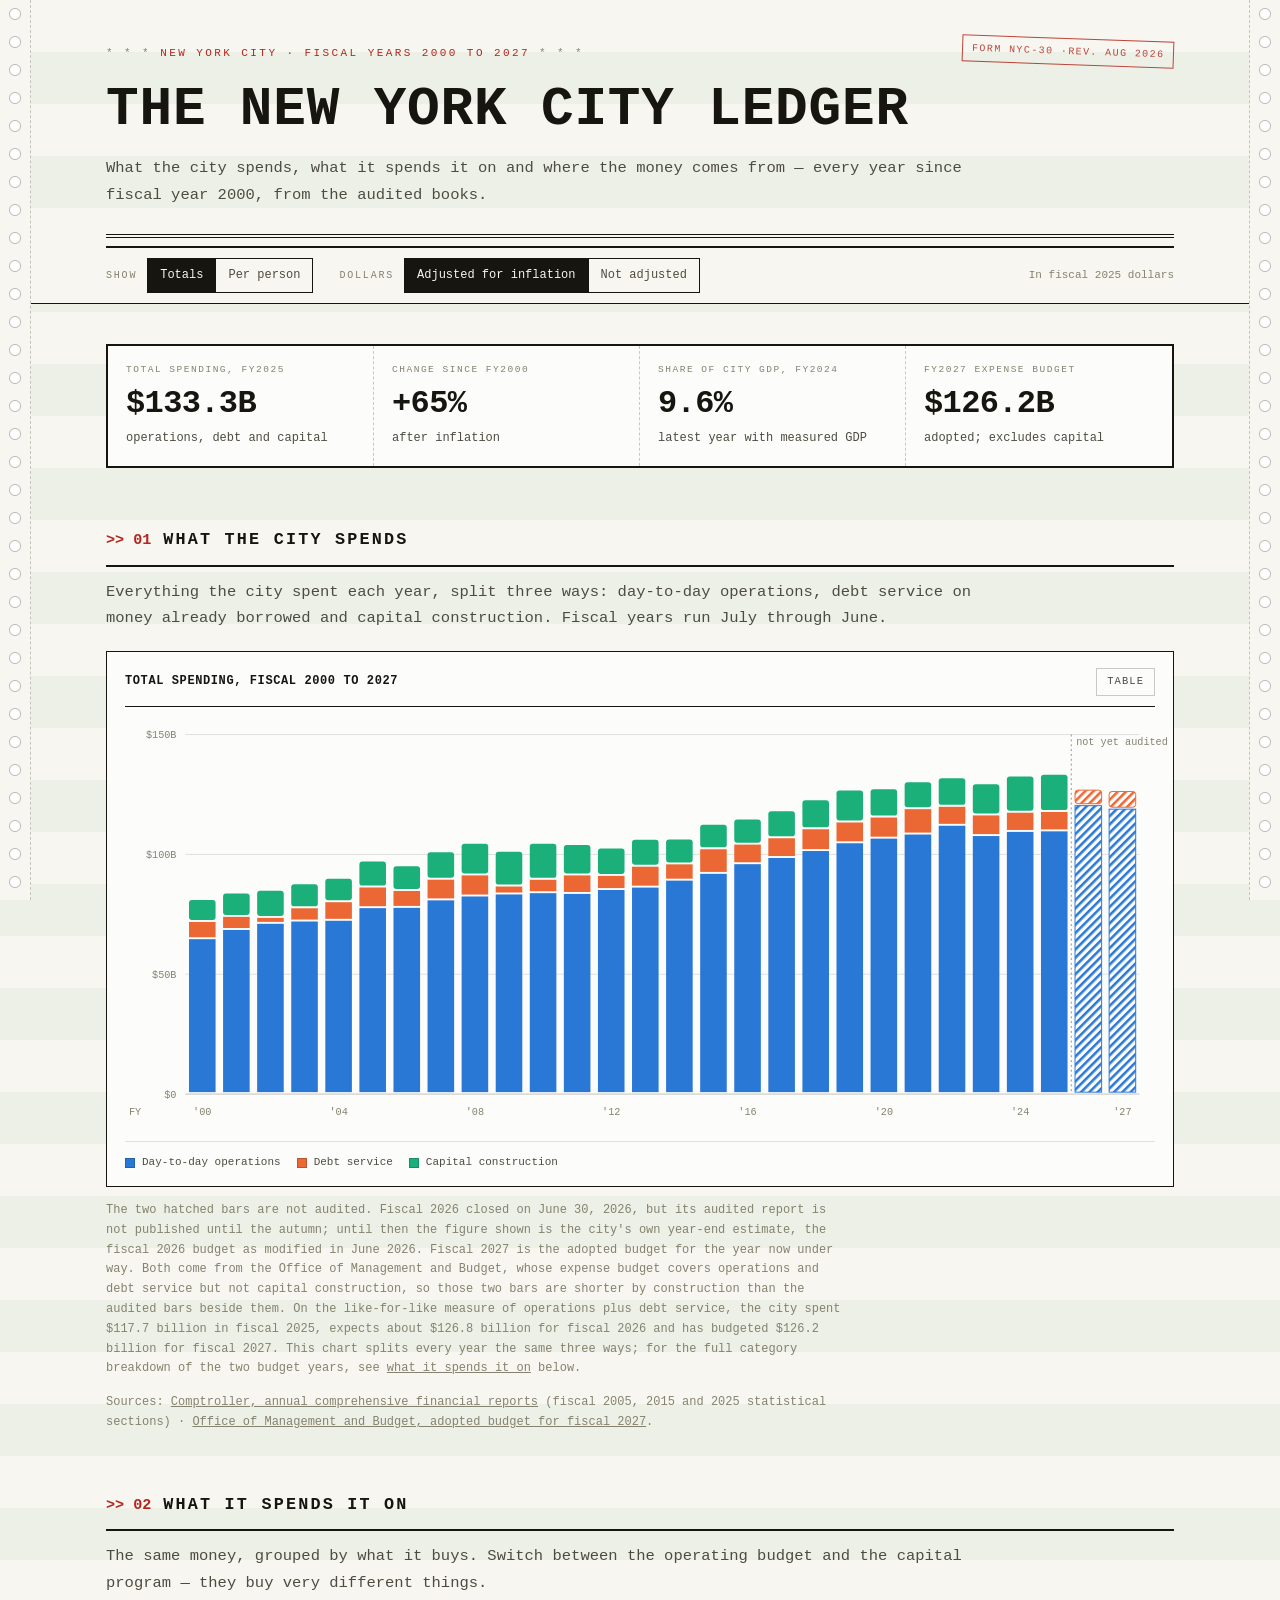
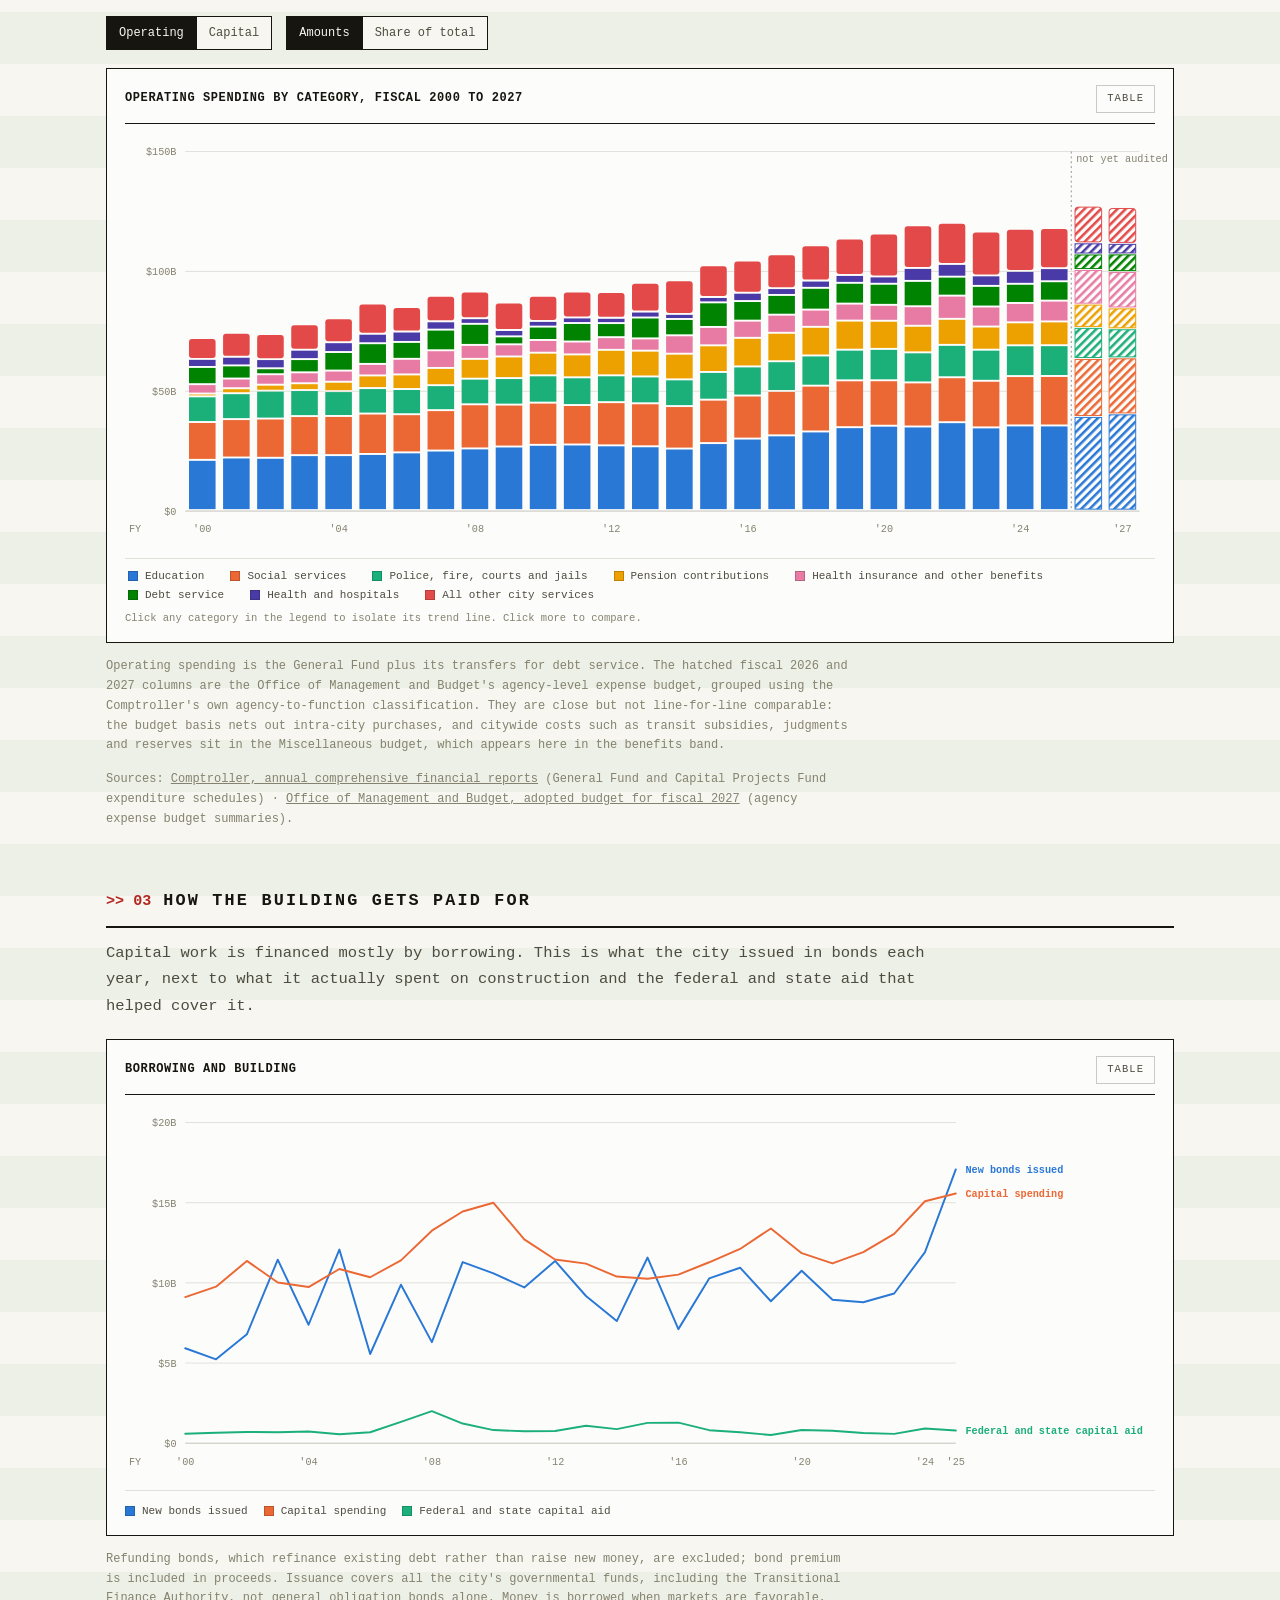
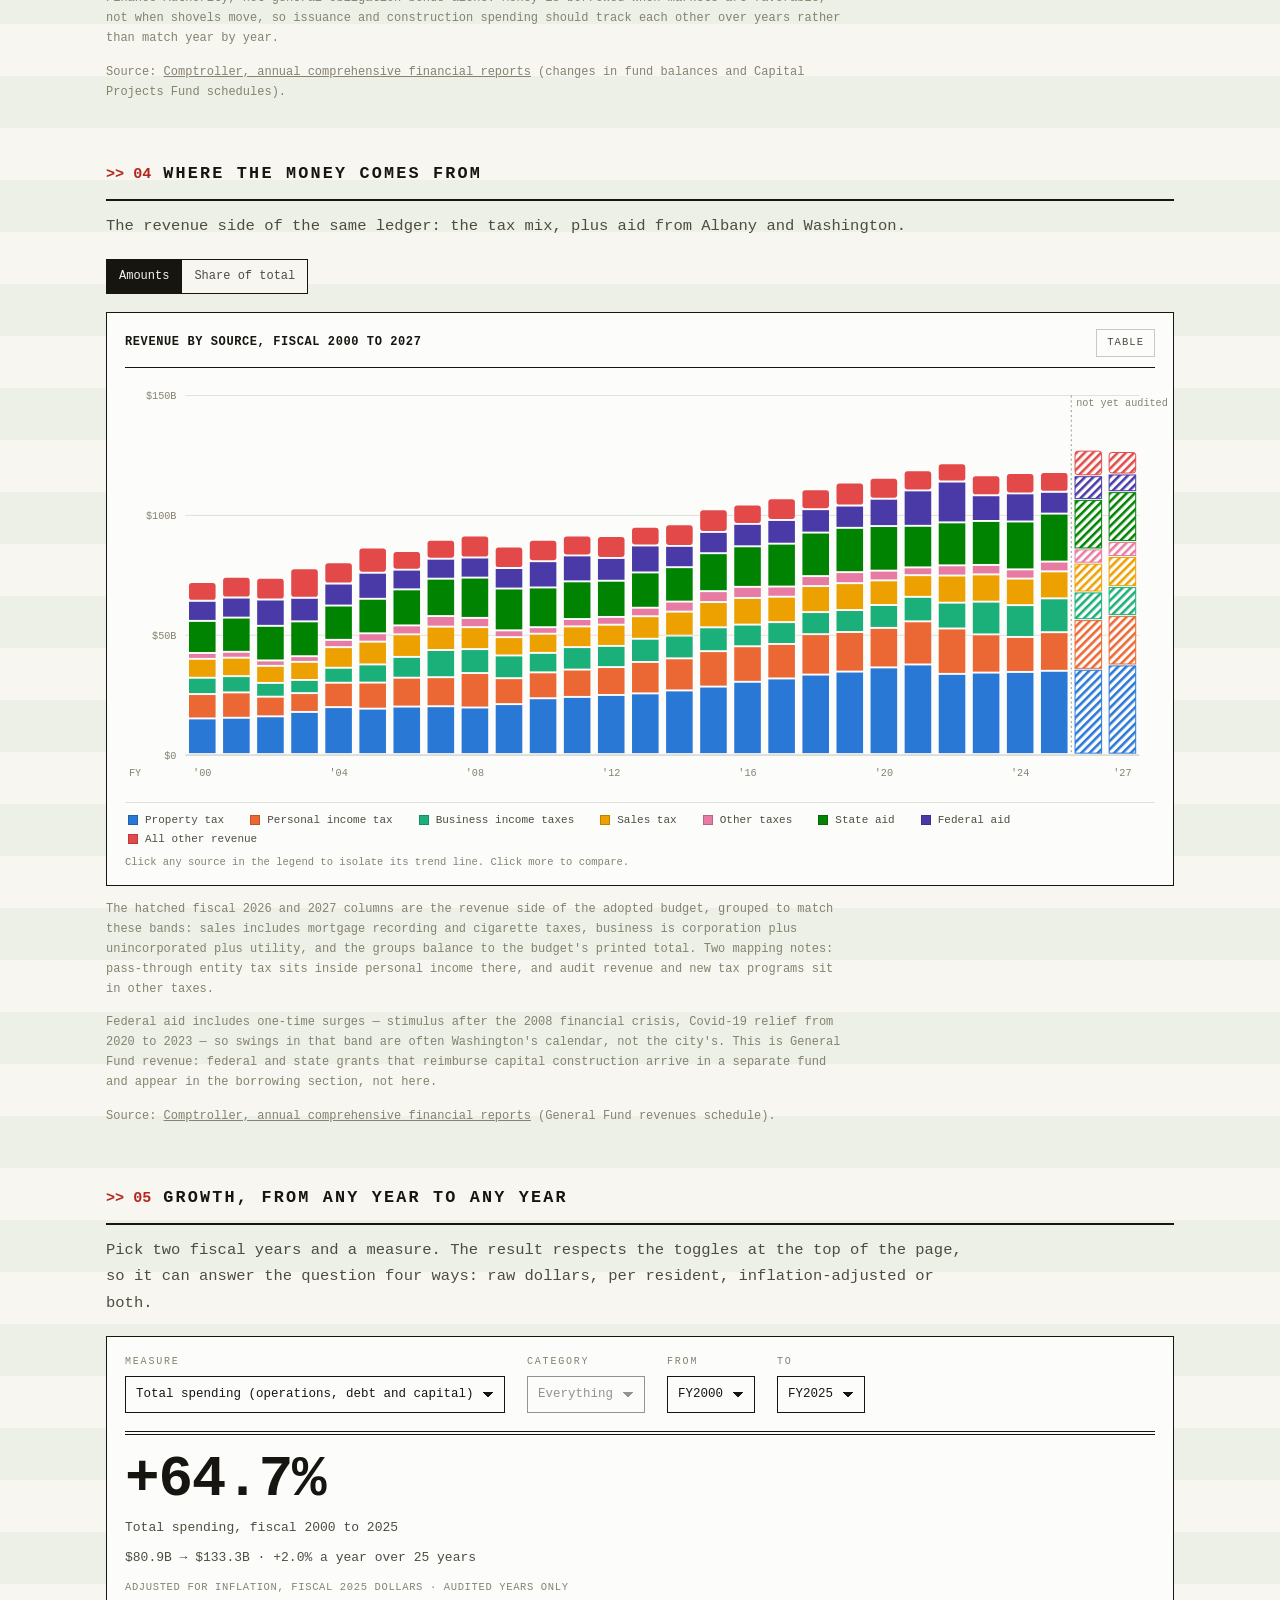
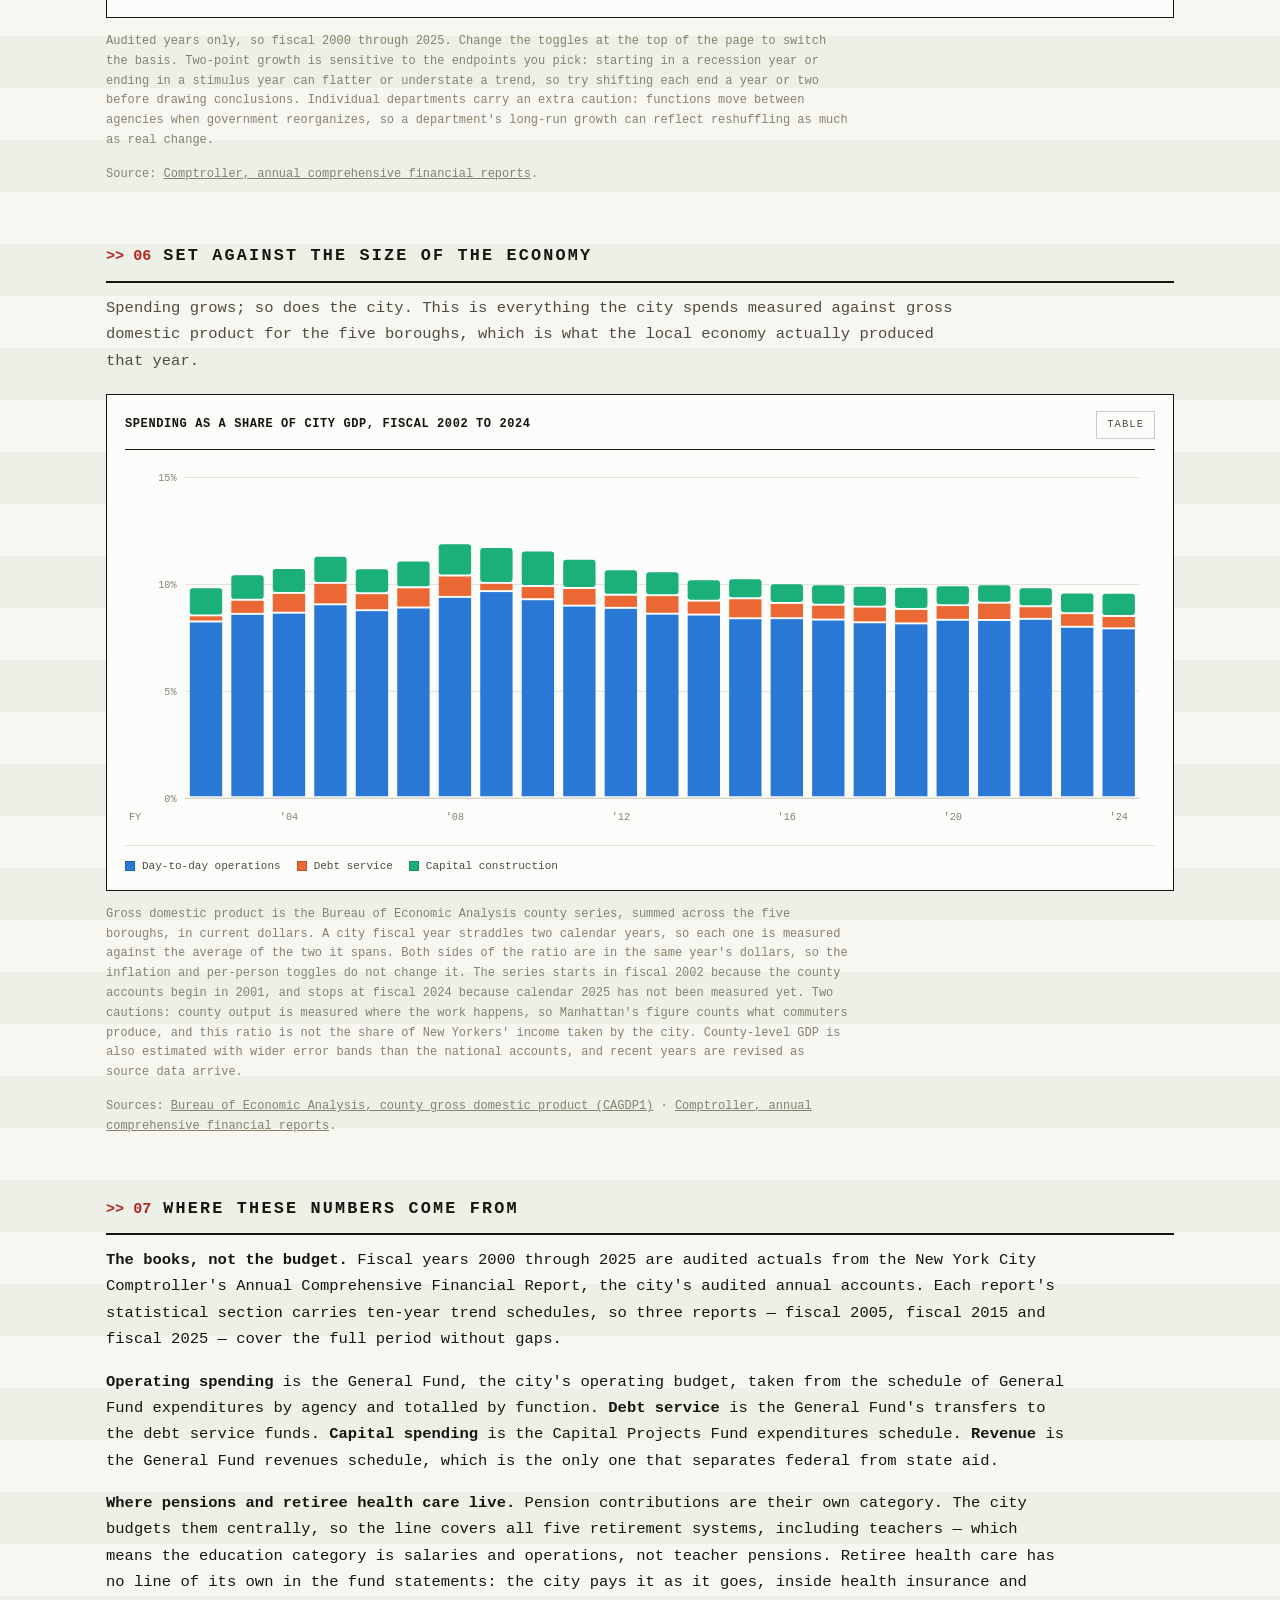
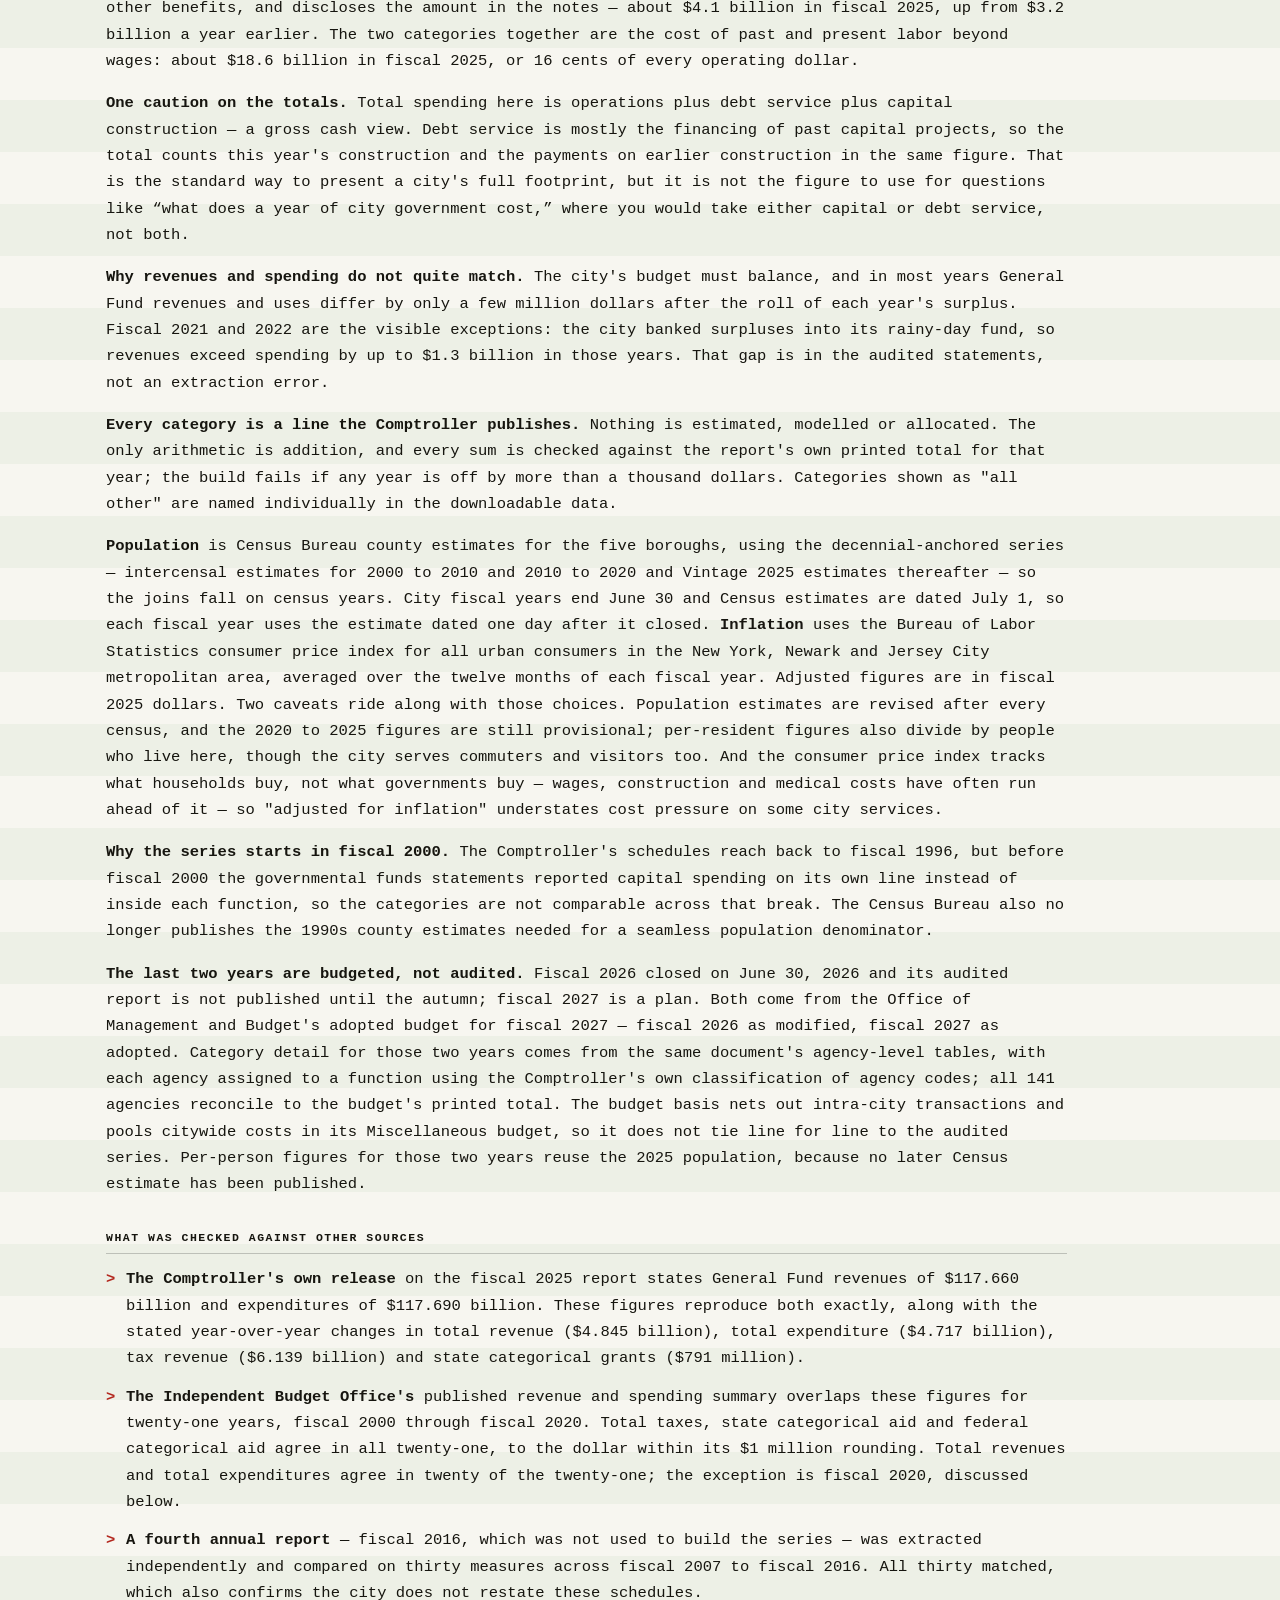
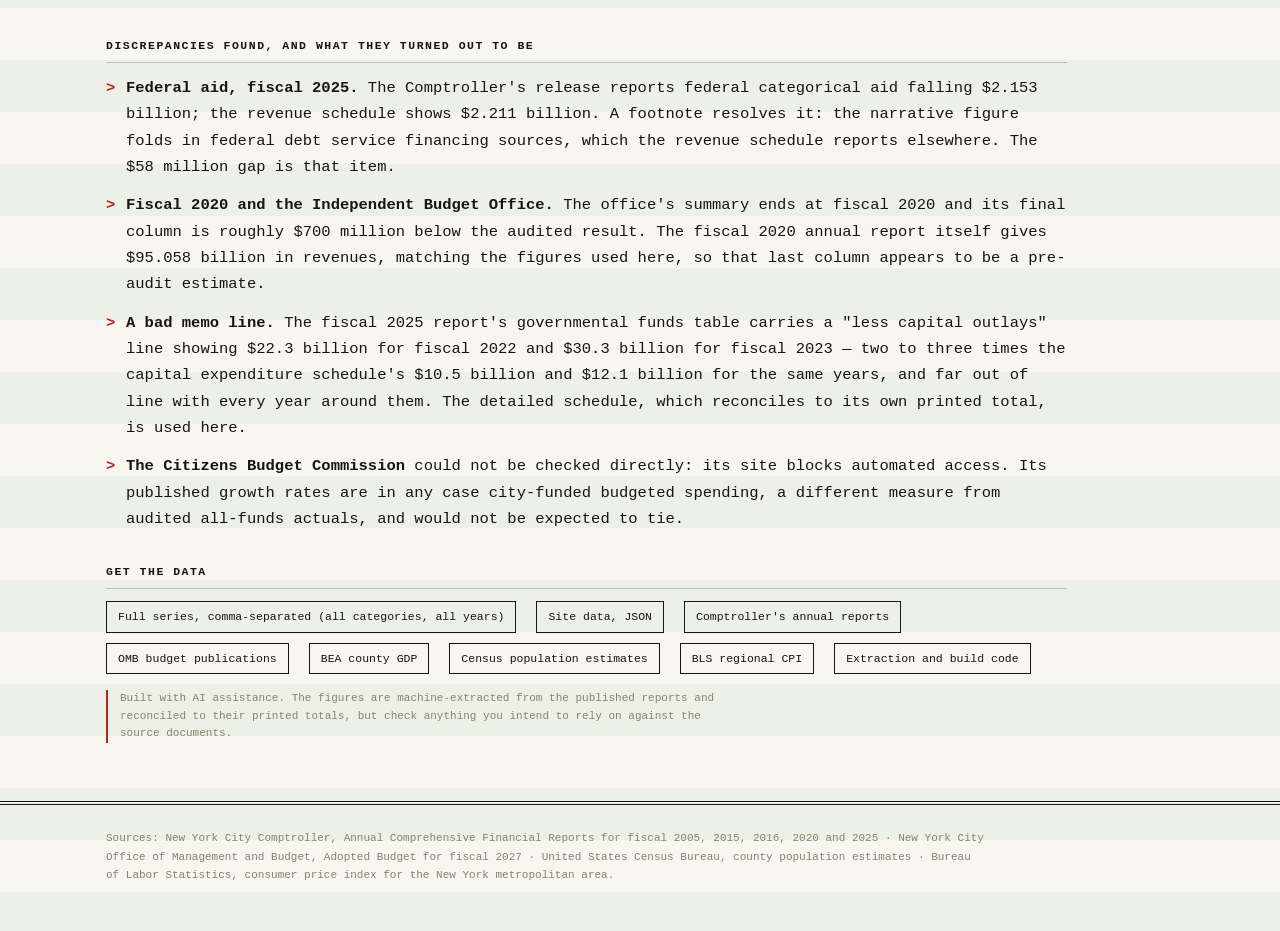
<file: index.html>
<!doctype html>
<html lang="en">
<head>
<meta charset="utf-8">
<meta name="viewport" content="width=device-width, initial-scale=1">
<title>The New York City ledger: what the city spends and where the money comes from</title>
<meta name="description" content="Twenty-six years of audited New York City spending and revenue, by category, with toggles for population and inflation. Built from the Comptroller's annual financial reports.">
<link rel="stylesheet" href="styles.css?v=20260810a">
<link rel="icon" href="data:image/svg+xml,<svg xmlns='http://www.w3.org/2000/svg' viewBox='0 0 100 100'><text y='.9em' font-size='90'>&#128209;</text></svg>">
</head>
<body>

<header class="masthead">
  <div class="wrap">
    <p class="eyebrow">New York City · fiscal years 2000 to 2027</p>
    <h1>The New York City ledger</h1>
    <p class="standfirst">What the city spends, what it spends it on and where the money
      comes from — every year since fiscal year 2000, from the audited books.</p>
  </div>
</header>

<div class="controls" id="controls">
  <div class="wrap controls-inner">
    <div class="toggle-group">
      <span class="toggle-label">Show</span>
      <div class="seg" role="group" aria-label="Total or per person">
        <button type="button" class="seg-btn is-on" data-percap="0">Totals</button>
        <button type="button" class="seg-btn" data-percap="1">Per person</button>
      </div>
    </div>
    <div class="toggle-group">
      <span class="toggle-label">Dollars</span>
      <div class="seg" role="group" aria-label="Inflation adjustment">
        <button type="button" class="seg-btn is-on" data-real="1">Adjusted for inflation</button>
        <button type="button" class="seg-btn" data-real="0">Not adjusted</button>
      </div>
    </div>
    <p class="controls-note" id="basisNote"></p>
  </div>
</div>

<main class="wrap">

  <section class="stats" id="heroStats" aria-label="Headline figures"></section>

  <section class="block" id="spending">
    <h2>What the city spends</h2>
    <p class="dek">Everything the city spent each year, split three ways: day-to-day
      operations, debt service on money already borrowed and capital construction.
      Fiscal years run July through June.</p>
    <figure class="chart-card">
      <figcaption class="chart-head">
        <span class="chart-title" id="c1Title"></span>
        <button type="button" class="table-btn" data-table="c1">Table</button>
      </figcaption>
      <div class="chart" id="c1"></div>
      <div class="legend" id="c1Legend"></div>
      <div class="tablewrap" id="c1Table" hidden></div>
    </figure>
    <p class="note">The two hatched bars are not audited. Fiscal 2026 closed on June 30,
      2026, but its audited report is not published until the autumn; until then the
      figure shown is the city's own year-end estimate, the fiscal 2026 budget as
      modified in June 2026. Fiscal 2027 is the adopted budget for the year now under
      way. Both come from the Office of Management and Budget, whose expense budget
      covers operations and debt service but not capital construction, so those two bars
      are shorter by construction than the audited bars beside them. On the like-for-like
      measure of operations plus debt service, the city spent $117.7 billion in fiscal
      2025, expects about $126.8 billion for fiscal 2026 and has budgeted $126.2 billion
      for fiscal 2027. This chart splits every year the same three ways; for the full
      category breakdown of the two budget years, see
      <a href="#categories">what it spends it on</a> below.</p>
    <p class="note">Sources: <a href="https://comptroller.nyc.gov/reports/annual-comprehensive-financial-reports/">Comptroller, annual comprehensive financial
      reports</a> (fiscal 2005, 2015 and 2025 statistical sections) &#183;
      <a href="https://www.nyc.gov/site/omb/publications/publications.page">Office of Management and Budget, adopted budget for fiscal
      2027</a>.</p>
  </section>

  <section class="block" id="categories">
    <h2>What it spends it on</h2>
    <p class="dek">The same money, grouped by what it buys. Switch between the operating
      budget and the capital program — they buy very different things.</p>
    <div class="chart-controls">
      <div class="seg" role="group" aria-label="Operating or capital">
        <button type="button" class="seg-btn is-on" data-mode="operating">Operating</button>
        <button type="button" class="seg-btn" data-mode="capital">Capital</button>
      </div>
      <div class="seg" role="group" aria-label="Amounts or shares">
        <button type="button" class="seg-btn is-on" data-share="0" data-share-for="c2">Amounts</button>
        <button type="button" class="seg-btn" data-share="1" data-share-for="c2">Share of total</button>
      </div>
    </div>
    <figure class="chart-card">
      <figcaption class="chart-head">
        <span class="chart-title" id="c2Title"></span>
        <button type="button" class="table-btn" data-table="c2">Table</button>
      </figcaption>
      <div class="chart" id="c2"></div>
      <div class="legend" id="c2Legend"></div>
      <p class="hint" id="c2Hint"></p>
      <div class="tablewrap" id="c2Table" hidden></div>
    </figure>
    <p class="note" id="c2Note"></p>
    <p class="note">Sources: <a href="https://comptroller.nyc.gov/reports/annual-comprehensive-financial-reports/">Comptroller, annual comprehensive financial
      reports</a> (General Fund and Capital Projects Fund expenditure schedules) &#183;
      <a href="https://www.nyc.gov/site/omb/publications/publications.page">Office of Management and Budget, adopted budget for fiscal 2027</a>
      (agency expense budget summaries).</p>
  </section>

  <section class="block" id="borrowing">
    <h2>How the building gets paid for</h2>
    <p class="dek">Capital work is financed mostly by borrowing. This is what the city
      issued in bonds each year, next to what it actually spent on construction and the
      federal and state aid that helped cover it.</p>
    <figure class="chart-card">
      <figcaption class="chart-head">
        <span class="chart-title" id="c3Title"></span>
        <button type="button" class="table-btn" data-table="c3">Table</button>
      </figcaption>
      <div class="chart" id="c3"></div>
      <div class="legend" id="c3Legend"></div>
      <div class="tablewrap" id="c3Table" hidden></div>
    </figure>
    <p class="note">Refunding bonds, which refinance existing debt rather than raise new
      money, are excluded; bond premium is included in proceeds. Issuance covers all the
      city's governmental funds, including the Transitional Finance Authority, not
      general obligation bonds alone. Money is borrowed when markets are favorable, not
      when shovels move, so issuance and construction spending should track each other
      over years rather than match year by year.</p>
    <p class="note">Source: <a href="https://comptroller.nyc.gov/reports/annual-comprehensive-financial-reports/">Comptroller, annual comprehensive financial
      reports</a> (changes in fund balances and Capital Projects Fund schedules).</p>
  </section>

  <section class="block" id="revenue">
    <h2>Where the money comes from</h2>
    <p class="dek">The revenue side of the same ledger: the tax mix, plus aid from Albany
      and Washington.</p>
    <div class="chart-controls">
      <div class="seg" role="group" aria-label="Amounts or shares">
        <button type="button" class="seg-btn is-on" data-share="0" data-share-for="c4">Amounts</button>
        <button type="button" class="seg-btn" data-share="1" data-share-for="c4">Share of total</button>
      </div>
    </div>
    <figure class="chart-card">
      <figcaption class="chart-head">
        <span class="chart-title" id="c4Title"></span>
        <button type="button" class="table-btn" data-table="c4">Table</button>
      </figcaption>
      <div class="chart" id="c4"></div>
      <div class="legend" id="c4Legend"></div>
      <p class="hint" id="c4Hint"></p>
      <div class="tablewrap" id="c4Table" hidden></div>
    </figure>
    <p class="note">The hatched fiscal 2026 and 2027 columns are the revenue side of the
      adopted budget, grouped to match these bands: sales includes mortgage recording
      and cigarette taxes, business is corporation plus unincorporated plus utility,
      and the groups balance to the budget's printed total. Two mapping notes:
      pass-through entity tax sits inside personal income there, and audit revenue and
      new tax programs sit in other taxes.</p>
    <p class="note">Federal aid includes one-time surges &#8212; stimulus after the 2008
      financial crisis, Covid-19 relief from 2020 to 2023 &#8212; so swings in that band
      are often Washington's calendar, not the city's. This is General Fund revenue:
      federal and state grants that reimburse capital construction arrive in a separate
      fund and appear in the borrowing section, not here.</p>
    <p class="note">Source: <a href="https://comptroller.nyc.gov/reports/annual-comprehensive-financial-reports/">Comptroller, annual comprehensive financial
      reports</a> (General Fund revenues schedule).</p>
  </section>

  <section class="block" id="growth">
    <h2>Growth, from any year to any year</h2>
    <p class="dek">Pick two fiscal years and a measure. The result respects the
      toggles at the top of the page, so it can answer the question four ways:
      raw dollars, per resident, inflation-adjusted or both.</p>
    <div class="chart-card growth-card">
      <div class="growth-row">
        <label class="growth-field">
          <span class="toggle-label">Measure</span>
          <select id="gMeasure" class="sel"></select>
        </label>
        <label class="growth-field">
          <span class="toggle-label">Category</span>
          <select id="gCategory" class="sel"></select>
        </label>
        <label class="growth-field">
          <span class="toggle-label">From</span>
          <select id="gFrom" class="sel"></select>
        </label>
        <label class="growth-field">
          <span class="toggle-label">To</span>
          <select id="gTo" class="sel"></select>
        </label>
      </div>
      <div class="growth-result" id="gResult"></div>
    </div>
    <p class="note">Audited years only, so fiscal 2000 through 2025. Change the
      toggles at the top of the page to switch the basis. Two-point growth is
      sensitive to the endpoints you pick: starting in a recession year or ending in
      a stimulus year can flatter or understate a trend, so try shifting each end a
      year or two before drawing conclusions. Individual departments carry an extra
      caution: functions move between agencies when government reorganizes, so a
      department's long-run growth can reflect reshuffling as much as real change.</p>
    <p class="note">Source: <a href="https://comptroller.nyc.gov/reports/annual-comprehensive-financial-reports/">Comptroller, annual comprehensive financial
      reports</a>.</p>
  </section>

  <section class="block" id="gdp">
    <h2>Set against the size of the economy</h2>
    <p class="dek">Spending grows; so does the city. This is everything the city
      spends measured against gross domestic product for the five boroughs, which
      is what the local economy actually produced that year.</p>
    <figure class="chart-card">
      <figcaption class="chart-head">
        <span class="chart-title" id="c5Title"></span>
        <button type="button" class="table-btn" data-table="c5">Table</button>
      </figcaption>
      <div class="chart" id="c5"></div>
      <div class="legend" id="c5Legend"></div>
      <div class="tablewrap" id="c5Table" hidden></div>
    </figure>
    <p class="note">Gross domestic product is the Bureau of Economic Analysis
      county series, summed across the five boroughs, in current dollars. A city
      fiscal year straddles two calendar years, so each one is measured against the
      average of the two it spans. Both sides of the ratio are in the same year's
      dollars, so the inflation and per-person toggles do not change it. The series
      starts in fiscal 2002 because the county accounts begin in 2001, and stops at
      fiscal 2024 because calendar 2025 has not been measured yet. Two cautions:
      county output is measured where the work happens, so Manhattan's figure counts
      what commuters produce, and this ratio is not the share of New Yorkers' income
      taken by the city. County-level GDP is also estimated with wider error bands
      than the national accounts, and recent years are revised as source data
      arrive.</p>
    <p class="note">Sources: <a href="https://apps.bea.gov/regional/downloadzip.htm">Bureau of Economic Analysis, county gross
      domestic product (CAGDP1)</a> &#183; <a href="https://comptroller.nyc.gov/reports/annual-comprehensive-financial-reports/">Comptroller, annual
      comprehensive financial reports</a>.</p>
  </section>

  <section class="block" id="methodology">
    <h2>Where these numbers come from</h2>
    <div class="method">
      <p><strong>The books, not the budget.</strong> Fiscal years 2000 through 2025 are
        audited actuals from the New York City Comptroller's Annual Comprehensive
        Financial Report, the city's audited annual accounts. Each report's statistical
        section carries ten-year trend schedules, so three reports — fiscal 2005,
        fiscal 2015 and fiscal 2025 — cover the full period without gaps.</p>

      <p><strong>Operating spending</strong> is the General Fund, the city's operating
        budget, taken from the schedule of General Fund expenditures by agency and
        totalled by function. <strong>Debt service</strong> is the General Fund's
        transfers to the debt service funds. <strong>Capital spending</strong> is the
        Capital Projects Fund expenditures schedule. <strong>Revenue</strong> is the
        General Fund revenues schedule, which is the only one that separates federal
        from state aid.</p>

      <p><strong>Where pensions and retiree health care live.</strong> Pension
        contributions are their own category. The city budgets them centrally, so
        the line covers all five retirement systems, including teachers — which
        means the education category is salaries and operations, not teacher
        pensions. Retiree health care has no line of its own in the fund
        statements: the city pays it as it goes, inside health insurance and other
        benefits, and discloses the amount in the notes — about $4.1 billion in
        fiscal 2025, up from $3.2 billion a year earlier. The two categories
        together are the cost of past and present labor beyond wages: about $18.6
        billion in fiscal 2025, or 16 cents of every operating dollar.</p>

      <p><strong>One caution on the totals.</strong> Total spending here is
        operations plus debt service plus capital construction — a gross cash
        view. Debt service is mostly the financing of past capital projects, so
        the total counts this year's construction and the payments on earlier
        construction in the same figure. That is the standard way to present a
        city's full footprint, but it is not the figure to use for questions like
        &#8220;what does a year of city government cost,&#8221; where you would
        take either capital or debt service, not both.</p>

      <p><strong>Why revenues and spending do not quite match.</strong> The
        city's budget must balance, and in most years General Fund revenues and
        uses differ by only a few million dollars after the roll of each year's
        surplus. Fiscal 2021 and 2022 are the visible exceptions: the city banked
        surpluses into its rainy-day fund, so revenues exceed spending by up to
        $1.3 billion in those years. That gap is in the audited statements, not
        an extraction error.</p>

      <p><strong>Every category is a line the Comptroller publishes.</strong> Nothing is
        estimated, modelled or allocated. The only arithmetic is addition, and every sum
        is checked against the report's own printed total for that year; the build fails
        if any year is off by more than a thousand dollars. Categories shown as
        "all other" are named individually in the downloadable data.</p>

      <p><strong>Population</strong> is Census Bureau county estimates for the five
        boroughs, using the decennial-anchored series — intercensal estimates for
        2000 to 2010 and 2010 to 2020 and Vintage 2025 estimates thereafter — so
        the joins fall on census years. City fiscal years end June 30 and Census
        estimates are dated July 1, so each fiscal year uses the estimate dated one day
        after it closed. <strong>Inflation</strong> uses the Bureau of Labor Statistics
        consumer price index for all urban consumers in the New York, Newark and Jersey
        City metropolitan area, averaged over the twelve months of each fiscal year.
        Adjusted figures are in fiscal 2025 dollars. Two caveats ride along with those
        choices. Population estimates are revised after every census, and the 2020 to
        2025 figures are still provisional; per-resident figures also divide by people
        who live here, though the city serves commuters and visitors too. And the
        consumer price index tracks what households buy, not what governments buy
        &#8212; wages, construction and medical costs have often run ahead of it &#8212;
        so "adjusted for inflation" understates cost pressure on some city
        services.</p>

      <p><strong>Why the series starts in fiscal 2000.</strong> The Comptroller's
        schedules reach back to fiscal 1996, but before fiscal 2000 the governmental
        funds statements reported capital spending on its own line instead of inside
        each function, so the categories are not comparable across that break. The
        Census Bureau also no longer publishes the 1990s county estimates needed for a
        seamless population denominator.</p>

      <p><strong>The last two years are budgeted, not audited.</strong> Fiscal 2026
        closed on June 30, 2026 and its audited report is not published until the
        autumn; fiscal 2027 is a plan. Both come from the Office of Management and
        Budget's adopted budget for fiscal 2027 — fiscal 2026 as modified, fiscal
        2027 as adopted. Category detail for those two years comes from the same
        document's agency-level tables, with each agency assigned to a function using
        the Comptroller's own classification of agency codes; all 141 agencies
        reconcile to the budget's printed total. The budget basis nets out intra-city
        transactions and pools citywide costs in its Miscellaneous budget, so it does
        not tie line for line to the audited series. Per-person figures for those two
        years reuse the 2025 population, because no later Census estimate has been
        published.</p>

      <h3>What was checked against other sources</h3>
      <ul class="checks">
        <li><strong>The Comptroller's own release</strong> on the fiscal 2025 report
          states General Fund revenues of $117.660 billion and expenditures of $117.690
          billion. These figures reproduce both exactly, along with the stated
          year-over-year changes in total revenue ($4.845 billion), total expenditure
          ($4.717 billion), tax revenue ($6.139 billion) and state categorical grants
          ($791 million).</li>
        <li><strong>The Independent Budget Office's</strong> published revenue and
          spending summary overlaps these figures for twenty-one years, fiscal 2000
          through fiscal 2020. Total taxes, state categorical aid and federal
          categorical aid agree in all twenty-one, to the dollar within its $1 million
          rounding. Total revenues and total expenditures agree in twenty of the
          twenty-one; the exception is fiscal 2020, discussed below.</li>
        <li><strong>A fourth annual report</strong> — fiscal 2016, which was not
          used to build the series — was extracted independently and compared on
          thirty measures across fiscal 2007 to fiscal 2016. All thirty matched, which
          also confirms the city does not restate these schedules.</li>
      </ul>

      <h3>Discrepancies found, and what they turned out to be</h3>
      <ul class="checks">
        <li><strong>Federal aid, fiscal 2025.</strong> The Comptroller's release reports
          federal categorical aid falling $2.153 billion; the revenue schedule shows
          $2.211 billion. A footnote resolves it: the narrative figure folds in federal
          debt service financing sources, which the revenue schedule reports elsewhere.
          The $58 million gap is that item.</li>
        <li><strong>Fiscal 2020 and the Independent Budget Office.</strong> The office's
          summary ends at fiscal 2020 and its final column is roughly $700 million below
          the audited result. The fiscal 2020 annual report itself gives $95.058 billion
          in revenues, matching the figures used here, so that last column appears to be
          a pre-audit estimate.</li>
        <li><strong>A bad memo line.</strong> The fiscal 2025 report's governmental funds
          table carries a "less capital outlays" line showing $22.3 billion
          for fiscal 2022 and $30.3 billion for fiscal 2023 — two to three times
          the capital expenditure schedule's $10.5 billion and $12.1 billion for the same
          years, and far out of line with every year around them. The detailed schedule,
          which reconciles to its own printed total, is used here.</li>
        <li><strong>The Citizens Budget Commission</strong> could not be checked
          directly: its site blocks automated access. Its published growth rates are in
          any case city-funded budgeted spending, a different measure from audited
          all-funds actuals, and would not be expected to tie.</li>
      </ul>

      <h3>Get the data</h3>
      <p class="downloads">
        <a href="nyc-budget-fy2000-fy2025.csv" download>Full series, comma-separated (all categories, all years)</a>
        <a href="data.json" download>Site data, JSON</a>
        <a href="https://comptroller.nyc.gov/reports/annual-comprehensive-financial-reports/">Comptroller's annual reports</a>
        <a href="https://www.nyc.gov/site/omb/publications/publications.page">OMB budget publications</a>
        <a href="https://apps.bea.gov/regional/downloadzip.htm">BEA county GDP</a>
        <a href="https://www.census.gov/programs-surveys/popest.html">Census population estimates</a>
        <a href="https://www.bls.gov/cpi/regional-resources.htm">BLS regional CPI</a>
        <a href="https://github.com/joshgreenman1973/nyc-budget-per-capita">Extraction and build code</a>
      </p>
      <p class="aicaution">Built with AI assistance. The figures are machine-extracted
        from the published reports and reconciled to their printed totals, but check
        anything you intend to rely on against the source documents.</p>
    </div>
  </section>
</main>

<footer class="foot">
  <div class="wrap">
    <p>Sources: New York City Comptroller, Annual Comprehensive Financial Reports for
      fiscal 2005, 2015, 2016, 2020 and 2025 · New York City Office of Management
      and Budget, Adopted Budget for fiscal 2027 · United States Census Bureau,
      county population estimates · Bureau of Labor Statistics, consumer price
      index for the New York metropolitan area.</p>
  </div>
</footer>

<div class="tooltip" id="tooltip" hidden></div>
<script src="app.js?v=20260810a"></script>
</body>
</html>
</file>
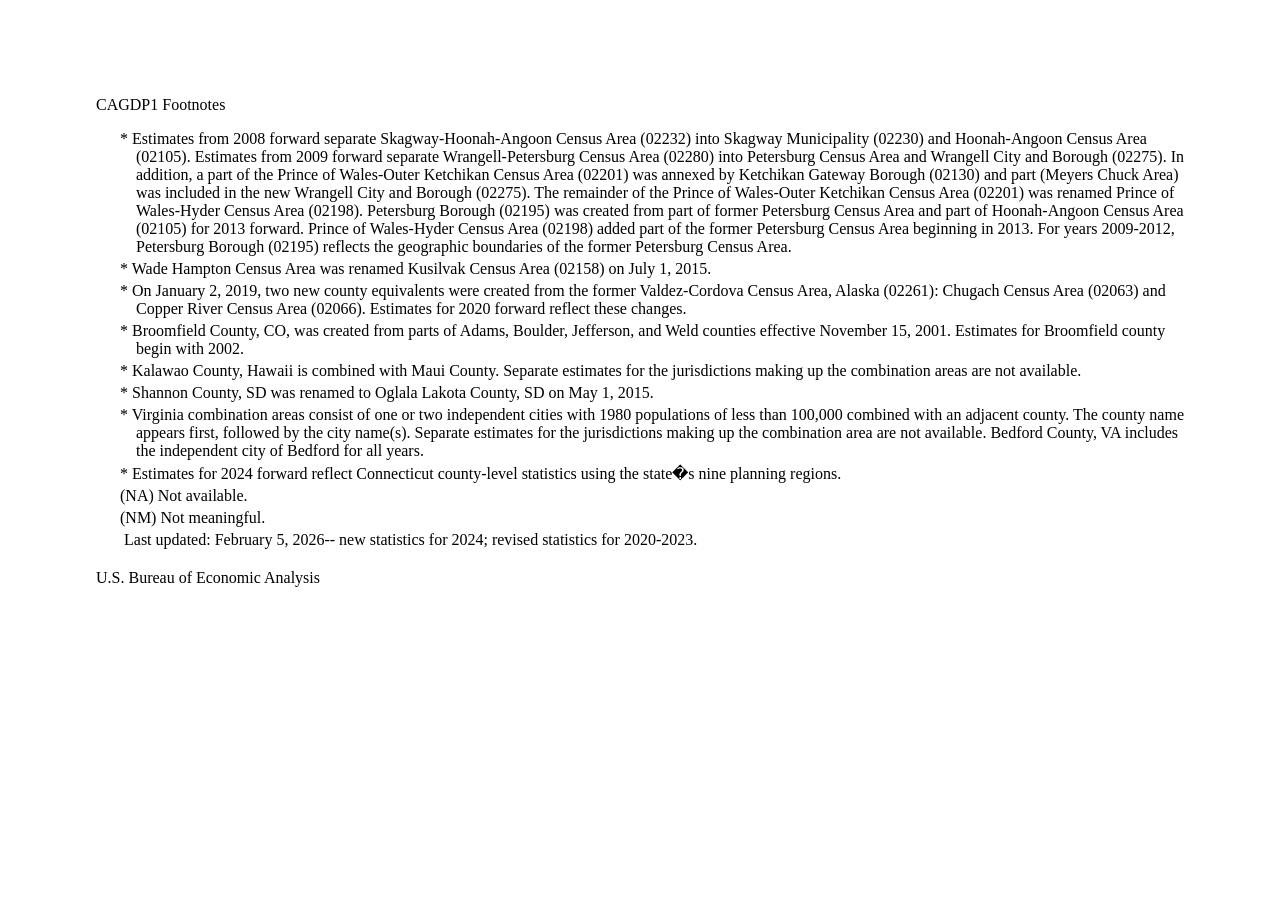
<file: data/raw/cagdp1/CAGDP1__Footnotes.html>
<HTML><HEAD><TITLE>CAGDP1 Footnotes</TITLE><STYLE>UL{text-indent:-1em;list-style-type:none;list-style-image:none;} LI{padding-bottom: 0.25em;} BODY{margin:1in;}</STYLE></HEAD><BODY>
<DIV>CAGDP1 Footnotes</DIV><DIV><UL>

<LI>*&nbsp;Estimates from 2008 forward separate Skagway-Hoonah-Angoon Census Area (02232) into Skagway Municipality (02230) and Hoonah-Angoon Census Area (02105). Estimates from 2009 forward separate Wrangell-Petersburg Census Area (02280) into Petersburg Census Area and Wrangell City and Borough (02275). In addition, a part of the Prince of Wales-Outer Ketchikan Census Area (02201) was annexed by Ketchikan Gateway Borough (02130) and part (Meyers Chuck Area) was included in the new Wrangell City and Borough (02275). The remainder of the Prince of Wales-Outer Ketchikan Census Area (02201) was renamed Prince of Wales-Hyder Census Area (02198). Petersburg Borough (02195) was created from part of former Petersburg Census Area and part of Hoonah-Angoon Census Area (02105) for 2013 forward. Prince of Wales-Hyder Census Area (02198) added part of the former Petersburg Census Area beginning in 2013. For years 2009-2012, Petersburg Borough (02195) reflects the geographic boundaries of the former Petersburg Census Area.</LI>
<LI>*&nbsp;Wade Hampton Census Area was renamed Kusilvak Census Area (02158) on July 1, 2015.</LI>
<LI>*&nbsp;On January 2, 2019, two new county equivalents were created from the former Valdez-Cordova Census Area, Alaska (02261): Chugach Census Area (02063) and Copper River Census Area (02066). Estimates for 2020 forward reflect these changes.</LI>
<LI>*&nbsp;Broomfield County, CO, was created from parts of Adams, Boulder, Jefferson, and Weld counties effective November 15, 2001. Estimates for Broomfield county begin with 2002.</LI>
<LI>*&nbsp;Kalawao County, Hawaii is combined with Maui County. Separate estimates for the jurisdictions making up the combination areas are not available.</LI>
<LI>*&nbsp;Shannon County, SD was renamed to Oglala Lakota County, SD on May 1, 2015.</LI>
<LI>*&nbsp;Virginia combination areas consist of one or two independent cities with 1980 populations of less than 100,000 combined with an adjacent county. The county name appears first, followed by the city name(s). Separate estimates for the jurisdictions making up the combination area are not available. Bedford County, VA includes the independent city of Bedford for all years.</LI>
<LI>*&nbsp;Estimates for 2024 forward reflect Connecticut county-level statistics using the state�s nine planning regions.</LI>
<LI>(NA)&nbsp;Not available.</LI>
<LI>(NM)&nbsp;Not meaningful.</LI>
<LI> &nbsp;Last updated: February 5, 2026-- new statistics for 2024; revised statistics for 2020-2023.</LI>
</UL></DIV><DIV>U.S. Bureau of Economic Analysis</DIV></BODY></HTML>
</file>
<file: styles.css>
/* The New York City ledger
   Aesthetic: a continuous-form municipal printout. Near-white stock with faint
   greenbar bands, tractor-feed rails down both margins, everything monospace,
   double-rule dividers, stamp-red accents. Dark mode is the same report on a
   terminal. Chart surfaces and series colours are the validated data-viz
   palette and are deliberately left alone. */

:root {
  color-scheme: light;
  --paper:      #f7f6f0;
  --band:       #edf0e6;          /* greenbar stripe across the page */
  --paper-2:    #eeede4;
  --hole:       #ffffff;
  --hole-ring:  rgba(20,20,18,0.25);
  --rule-ink:   rgba(20,20,18,0.22);
  --bar:        #e7eddf;          /* greenbar stripe inside tables */
  --surface-1:  #fcfcfb;          /* validated chart surface */
  --ink:        #16150f;
  --ink-2:      #4e4c40;
  --muted:      #85826f;
  --grid:       #e1e0d9;
  --axis:       #c3c2b7;
  --accent:     #b3271e;          /* stamp red */

  --s1: #2a78d6; --s2: #eb6834; --s3: #1baf7a; --s4: #eda100;
  --s5: #e87ba4; --s6: #008300; --s7: #4a3aa7; --s8: #e34948;

  --mono: "SF Mono", ui-monospace, Menlo, Consolas, "Liberation Mono", monospace;
  --maxw: 1120px;
}

@media (prefers-color-scheme: dark) {
  :root:where(:not([data-theme="light"])) {
    color-scheme: dark;
    --paper:      #0f110e;
    --band:       #131712;
    --paper-2:    #171a15;
    --hole:       #060705;
    --hole-ring:  rgba(236,240,225,0.22);
    --rule-ink:   rgba(236,240,225,0.24);
    --bar:        #17200f;
    --surface-1:  #1a1a19;
    --ink:        #eceadf;
    --ink-2:      #bcb9a6;
    --muted:      #8a8878;
    --grid:       #2c2c2a;
    --axis:       #383835;
    --accent:     #ef6a55;
    --s1: #3987e5; --s2: #d95926; --s3: #199e70; --s4: #c98500;
    --s5: #d55181; --s6: #008300; --s7: #9085e9; --s8: #e66767;
  }
}
:root[data-theme="dark"] {
  color-scheme: dark;
  --paper:      #0f110e;
  --band:       #131712;
  --paper-2:    #171a15;
  --hole:       #060705;
  --hole-ring:  rgba(236,240,225,0.22);
  --rule-ink:   rgba(236,240,225,0.24);
  --bar:        #17200f;
  --surface-1:  #1a1a19;
  --ink:        #eceadf;
  --ink-2:      #bcb9a6;
  --muted:      #8a8878;
  --grid:       #2c2c2a;
  --axis:       #383835;
  --accent:     #ef6a55;
  --s1: #3987e5; --s2: #d95926; --s3: #199e70; --s4: #c98500;
  --s5: #d55181; --s6: #008300; --s7: #9085e9; --s8: #e66767;
}

* { box-sizing: border-box; }
html { -webkit-text-size-adjust: 100%; }

body {
  margin: 0;
  color: var(--ink);
  font-family: var(--mono);
  font-size: 15.5px;
  line-height: 1.7;
  background-color: var(--paper);
  /* full-page greenbar: two lines of stock, two of band */
  background-image: repeating-linear-gradient(
    to bottom, transparent 0 52px, var(--band) 52px 104px);
}

/* tractor-feed rails */
body::before, body::after {
  content: ""; position: fixed; top: 0; bottom: 0; width: 30px; z-index: 40;
  background-color: var(--paper);
  background-image:
    radial-gradient(circle at 15px 14px, var(--hole) 4.5px, transparent 5.5px),
    radial-gradient(circle at 15px 14px, var(--hole-ring) 5.5px, transparent 6.5px);
  background-size: 30px 28px;
  pointer-events: none;
}
body::before { left: 0; border-right: 1px dashed var(--rule-ink); }
body::after  { right: 0; border-left: 1px dashed var(--rule-ink); }
@media (max-width: 1239px) { body::before, body::after { display: none; } }

.wrap { max-width: var(--maxw); margin: 0 auto; padding: 0 26px; }

/* ---------- report header ---------- */
.masthead { padding: 44px 0 0; }
.masthead .wrap { position: relative; }
.eyebrow {
  margin: 0 0 18px;
  font-size: 11px;
  letter-spacing: 0.22em;
  text-transform: uppercase;
  color: var(--accent);
}
.eyebrow::before { content: "* * * "; color: var(--muted); }
.eyebrow::after  { content: " * * *"; color: var(--muted); }
.masthead h1 {
  margin: 0;
  font-family: var(--mono);
  font-weight: 700;
  font-size: clamp(1.7rem, 5.6vw, 3.4rem);
  line-height: 1.08;
  letter-spacing: 0.015em;
  text-transform: uppercase;
}
.standfirst {
  margin: 16px 0 0;
  max-width: 58em;
  color: var(--ink-2);
}
/* stamp chip */
.masthead .wrap::before {
  content: "FORM NYC-30 \00b7 REV. AUG 2026";
  position: absolute; right: 26px; top: -6px;
  font-size: 10px; letter-spacing: 0.14em; color: var(--accent);
  border: 1.5px solid var(--accent); padding: 4px 9px;
  transform: rotate(2deg);
  opacity: 0.85;
}
@media (max-width: 720px) { .masthead .wrap::before { display: none; } }
.masthead .wrap::after {
  content: ""; display: block; margin-top: 26px; height: 8px;
  border-top: 4px double var(--ink);
  border-bottom: 2px solid var(--ink);
}

/* ---------- controls ---------- */
.controls {
  position: sticky; top: 0; z-index: 30;
  background: var(--paper);
  border-bottom: 1px solid var(--ink);
  padding: 10px 0;
}
.controls-inner { display: flex; flex-wrap: wrap; gap: 10px 26px; align-items: center; }
.toggle-group { display: flex; align-items: center; gap: 10px; }
.toggle-label {
  font-size: 10px; letter-spacing: 0.18em;
  text-transform: uppercase; color: var(--muted);
}
.seg { display: inline-flex; border: 1px solid var(--ink); background: var(--paper); }
.seg-btn {
  appearance: none; border: 0; background: transparent; cursor: pointer;
  font: inherit; font-size: 12px;
  color: var(--ink-2); padding: 6px 12px; white-space: nowrap;
  border-right: 1px solid var(--rule-ink);
}
.seg-btn:last-child { border-right: 0; }
.seg-btn:hover { background: var(--paper-2); color: var(--ink); }
.seg-btn.is-on { background: var(--ink); color: var(--paper); }
.seg-btn:focus-visible { outline: 2px solid var(--accent); outline-offset: 1px; }
.controls-note { margin: 0 0 0 auto; font-size: 11px; color: var(--muted); }

/* ---------- headline figures ---------- */
.stats {
  display: grid; margin: 40px 0 4px;
  grid-template-columns: repeat(auto-fit, minmax(215px, 1fr));
  border: 2px solid var(--ink);
  background: var(--surface-1);
}
.stat { padding: 16px 18px 18px; border-right: 1px dashed var(--rule-ink); }
.stat:last-child { border-right: 0; }
.stat-label {
  font-size: 9.5px; letter-spacing: 0.16em;
  text-transform: uppercase; color: var(--muted); margin: 0 0 10px;
}
.stat-value {
  font-size: clamp(1.45rem, 3.4vw, 2rem);
  font-weight: 700; letter-spacing: -0.02em; line-height: 1; margin: 0;
  font-variant-numeric: tabular-nums;
}
.stat-sub { margin: 8px 0 0; font-size: 12px; color: var(--ink-2); }

/* ---------- sections ---------- */
.block { margin: 58px 0; counter-increment: sec; }
.block h2 {
  margin: 0 0 12px; font-weight: 700;
  font-size: clamp(0.9rem, 2vw, 1.05rem); letter-spacing: 0.13em;
  text-transform: uppercase;
  padding-bottom: 10px; border-bottom: 2px solid var(--ink);
  display: flex; align-items: baseline; gap: 12px;
}
.block h2::before {
  content: ">> " counter(sec, decimal-leading-zero);
  color: var(--accent); font-size: 0.9em; letter-spacing: 0;
  white-space: pre;
}
main { counter-reset: sec; }
.dek { margin: 0 0 20px; max-width: 56em; color: var(--ink-2); }
.note {
  margin: 14px 0 0; font-size: 12px; color: var(--muted); max-width: 62em;
  line-height: 1.65;
}
.note a, .foot a { color: inherit; text-decoration: underline; }
.note a:hover, .foot a:hover { color: var(--accent); }

/* chart plate */
.chart-card {
  margin: 0; background: var(--surface-1);
  border: 1px solid var(--ink);
  padding: 16px 18px 14px;
}
.chart-head {
  display: flex; align-items: baseline; justify-content: space-between;
  gap: 14px; margin-bottom: 12px; padding-bottom: 10px;
  border-bottom: 1px solid var(--ink);
}
.chart-title {
  font-size: 12px; font-weight: 700;
  letter-spacing: 0.05em; text-transform: uppercase;
}
.table-btn {
  appearance: none; background: transparent; border: 1px solid var(--rule-ink);
  font: inherit; font-size: 10.5px; letter-spacing: 0.1em;
  text-transform: uppercase; color: var(--ink-2); padding: 4px 10px; cursor: pointer;
}
.table-btn:hover { background: var(--paper-2); color: var(--ink); }
.table-btn.is-on { background: var(--ink); color: var(--surface-1); }

.chart { position: relative; width: 100%; }
.chart svg { display: block; width: 100%; height: auto; overflow: visible; }

.legend {
  display: flex; flex-wrap: wrap; gap: 7px 16px; margin-top: 14px;
  padding-top: 11px; border-top: 1px solid var(--grid);
  align-items: center;
}
.legend-item {
  display: inline-flex; align-items: center; gap: 7px;
  font-size: 11px; color: var(--ink-2);
  border: 0; background: none; font-family: inherit;
}
button.legend-item {
  cursor: pointer; padding: 2px 7px 2px 3px; margin: -2px 0;
}
button.legend-item:hover { background: var(--paper-2); color: var(--ink); }
button.legend-item:focus-visible { outline: 2px solid var(--accent); outline-offset: 1px; }
button.legend-item[aria-pressed="true"] { background: var(--ink); color: var(--surface-1); }
.legend-item.is-off { opacity: 0.4; }
.swatch { width: 10px; height: 10px; flex: none; box-shadow: 0 0 0 1px var(--rule-ink) inset; }
.legend-clear {
  font-family: inherit; font-size: 10.5px; letter-spacing: 0.1em;
  text-transform: uppercase; color: var(--surface-1); background: var(--accent);
  border: 0; cursor: pointer; padding: 3px 10px;
}
.legend-clear:hover { filter: brightness(1.12); }
.hint { margin: 9px 0 0; font-size: 10.5px; color: var(--muted); }

/* ---------- chart controls & growth tool ---------- */
.chart-controls { display: flex; flex-wrap: wrap; gap: 10px 14px; margin: 0 0 18px; }

.growth-card { padding-bottom: 20px; }
.growth-row { display: flex; flex-wrap: wrap; gap: 14px 22px; }
.growth-field { display: flex; flex-direction: column; gap: 6px; }
.sel {
  appearance: none; font: inherit; font-size: 12.5px;
  color: var(--ink); background: var(--surface-1);
  border: 1px solid var(--ink); border-radius: 0;
  padding: 7px 30px 7px 10px; cursor: pointer;
  background-image: linear-gradient(45deg, transparent 49%, currentColor 50%),
                    linear-gradient(135deg, currentColor 50%, transparent 51%);
  background-position: right 16px center, right 11px center;
  background-size: 5px 5px, 5px 5px;
  background-repeat: no-repeat;
}
.sel:focus-visible { outline: 2px solid var(--accent); outline-offset: 1px; }
.sel:disabled { opacity: 0.45; cursor: default; }
.growth-result {
  margin-top: 18px; padding-top: 16px;
  border-top: 4px double var(--ink);
}
.g-big {
  margin: 0; font-size: clamp(2.2rem, 6vw, 3.6rem); font-weight: 700;
  letter-spacing: -0.02em; line-height: 1;
  font-variant-numeric: tabular-nums;
}
.g-line { margin: 8px 0 0; font-size: 13px; color: var(--ink-2); }
.g-basis { margin: 10px 0 0; font-size: 10.5px; letter-spacing: 0.06em;
  text-transform: uppercase; color: var(--muted); }
.g-note { margin: 0; font-size: 13px; color: var(--muted); }

/* ---------- greenbar tables ---------- */
.tablewrap { margin-top: 16px; overflow-x: auto; }
table { border-collapse: collapse; font-size: 12px; min-width: 100%; }
th, td { padding: 5px 11px; text-align: right; white-space: nowrap; }
th:first-child, td:first-child {
  text-align: left; position: sticky; left: 0; background: inherit;
}
thead th {
  font-size: 9.5px; letter-spacing: 0.11em;
  text-transform: uppercase; color: var(--muted);
  border-bottom: 1px solid var(--ink); background: var(--surface-1);
}
tbody tr { background: var(--surface-1); }
tbody tr:nth-child(even) { background: var(--bar); }
td { font-variant-numeric: tabular-nums; }
td:last-child, th:last-child { border-left: 1px solid var(--rule-ink); font-weight: 700; }

/* ---------- tooltip ---------- */
.tooltip {
  position: fixed; z-index: 60; pointer-events: none;
  background: var(--surface-1); color: var(--ink);
  border: 1px solid var(--ink);
  box-shadow: 4px 4px 0 var(--rule-ink);
  padding: 10px 12px; font-size: 11.5px;
  min-width: 205px; max-width: 300px;
}
.tt-head {
  font-size: 10px; letter-spacing: 0.14em; text-transform: uppercase;
  color: var(--muted); padding-bottom: 7px; margin-bottom: 7px;
  border-bottom: 1px solid var(--ink);
  display: flex; justify-content: space-between; gap: 12px;
}
.tt-row { display: flex; align-items: center; gap: 8px; padding: 2px 0; }
.tt-row .swatch { width: 8px; height: 8px; }
.tt-name { flex: 1; color: var(--ink-2); }
.tt-val { font-variant-numeric: tabular-nums; font-weight: 700; }
.tt-total { border-top: 1px solid var(--ink); margin-top: 7px; padding-top: 7px; }
.tt-note {
  margin-top: 7px; padding-top: 7px; border-top: 1px solid var(--grid);
  font-size: 10px; line-height: 1.5; color: var(--muted); white-space: normal;
}

/* ---------- chart chrome ---------- */
.ax-line { stroke: var(--axis); stroke-width: 1; }
.ax-grid { stroke: var(--grid); stroke-width: 1; }
.ax-text { fill: var(--muted); font-size: 10.5px; font-family: var(--mono); }
.ax-text.tab { font-variant-numeric: tabular-nums; }
.mark-label {
  font-family: var(--mono); font-size: 10.5px; font-weight: 700;
  paint-order: stroke; stroke: var(--surface-1); stroke-width: 3px;
}
/* opacity is driven by the attribute, so it is not set here: a CSS
   declaration would override it and pin the crosshair permanently visible. */
.crosshair { stroke: var(--ink); stroke-width: 1; stroke-dasharray: 2 3; }

/* ---------- method ---------- */
.method { max-width: 62em; }
.method p { margin: 0 0 16px; }
.method a { color: inherit; text-decoration: underline; }
.method a:hover { color: var(--accent); }
.method h3 {
  margin: 30px 0 12px; font-size: 11.5px;
  letter-spacing: 0.13em; text-transform: uppercase; font-weight: 700;
  padding-bottom: 6px; border-bottom: 1px solid var(--rule-ink);
}
.checks { margin: 0 0 16px; padding-left: 0; list-style: none; }
.checks li { margin-bottom: 12px; padding-left: 20px; position: relative; }
.checks li::before {
  content: ">"; position: absolute; left: 0; top: 0;
  color: var(--accent); font-weight: 700;
}
.downloads { display: flex; flex-wrap: wrap; gap: 10px 20px; }
.downloads a {
  font-size: 11.5px; color: var(--ink);
  text-decoration: none; border: 1px solid var(--ink); padding: 5px 11px;
}
.downloads a:hover { background: var(--ink); color: var(--paper); }
.aicaution {
  margin-top: 24px; font-size: 11px; line-height: 1.6;
  color: var(--muted); border-left: 2px solid var(--accent);
  padding-left: 12px; max-width: 58em;
}

.foot {
  border-top: 4px double var(--ink);
  margin-top: 58px; padding: 24px 0 46px;
}
.foot p { margin: 0 0 8px; font-size: 11px; line-height: 1.7; color: var(--muted); max-width: 80em; }
.foot p:last-child { margin-bottom: 0; }

@media (max-width: 640px) {
  body { font-size: 14.5px; }
  .controls-inner { gap: 9px 0; }
  .toggle-group { width: 100%; flex-wrap: wrap; gap: 5px; }
  .toggle-label { width: 100%; }
  .seg { width: 100%; }
  .seg-btn { flex: 1 1 0; text-align: center; padding: 7px 6px; font-size: 11px; }
  .controls-note { margin-left: 0; width: 100%; }
  /* minmax(215px, 1fr) auto-fit still seats two columns at phone widths,
     which widens the page canvas and drags every sibling into overflow. */
  .stats { grid-template-columns: 1fr; }
  .stat { border-right: 0; border-bottom: 1px dashed var(--rule-ink); }
  .masthead h1 { font-size: clamp(1.25rem, 6.4vw, 3.4rem); }
  .chart-card { padding: 12px 12px 10px; }
  .growth-field { width: 100%; }
  .sel { width: 100%; }
}
</file>
